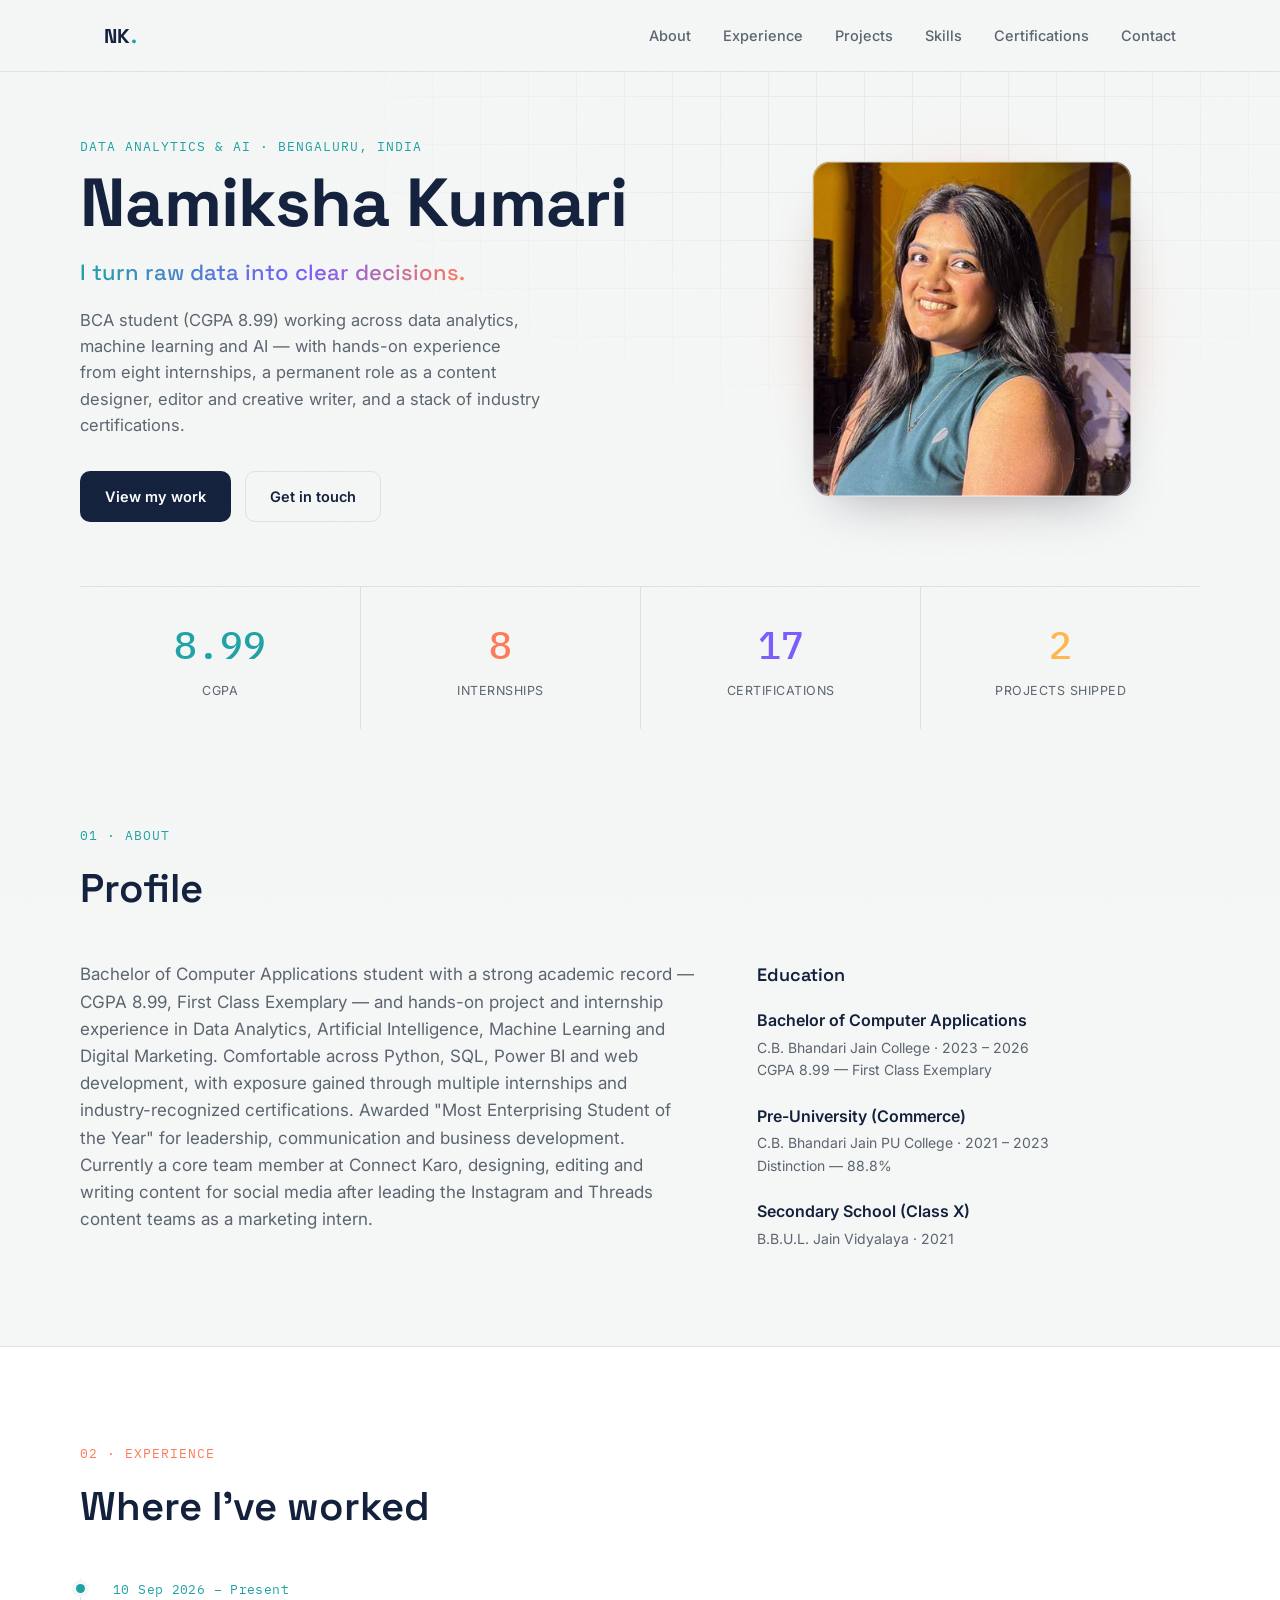
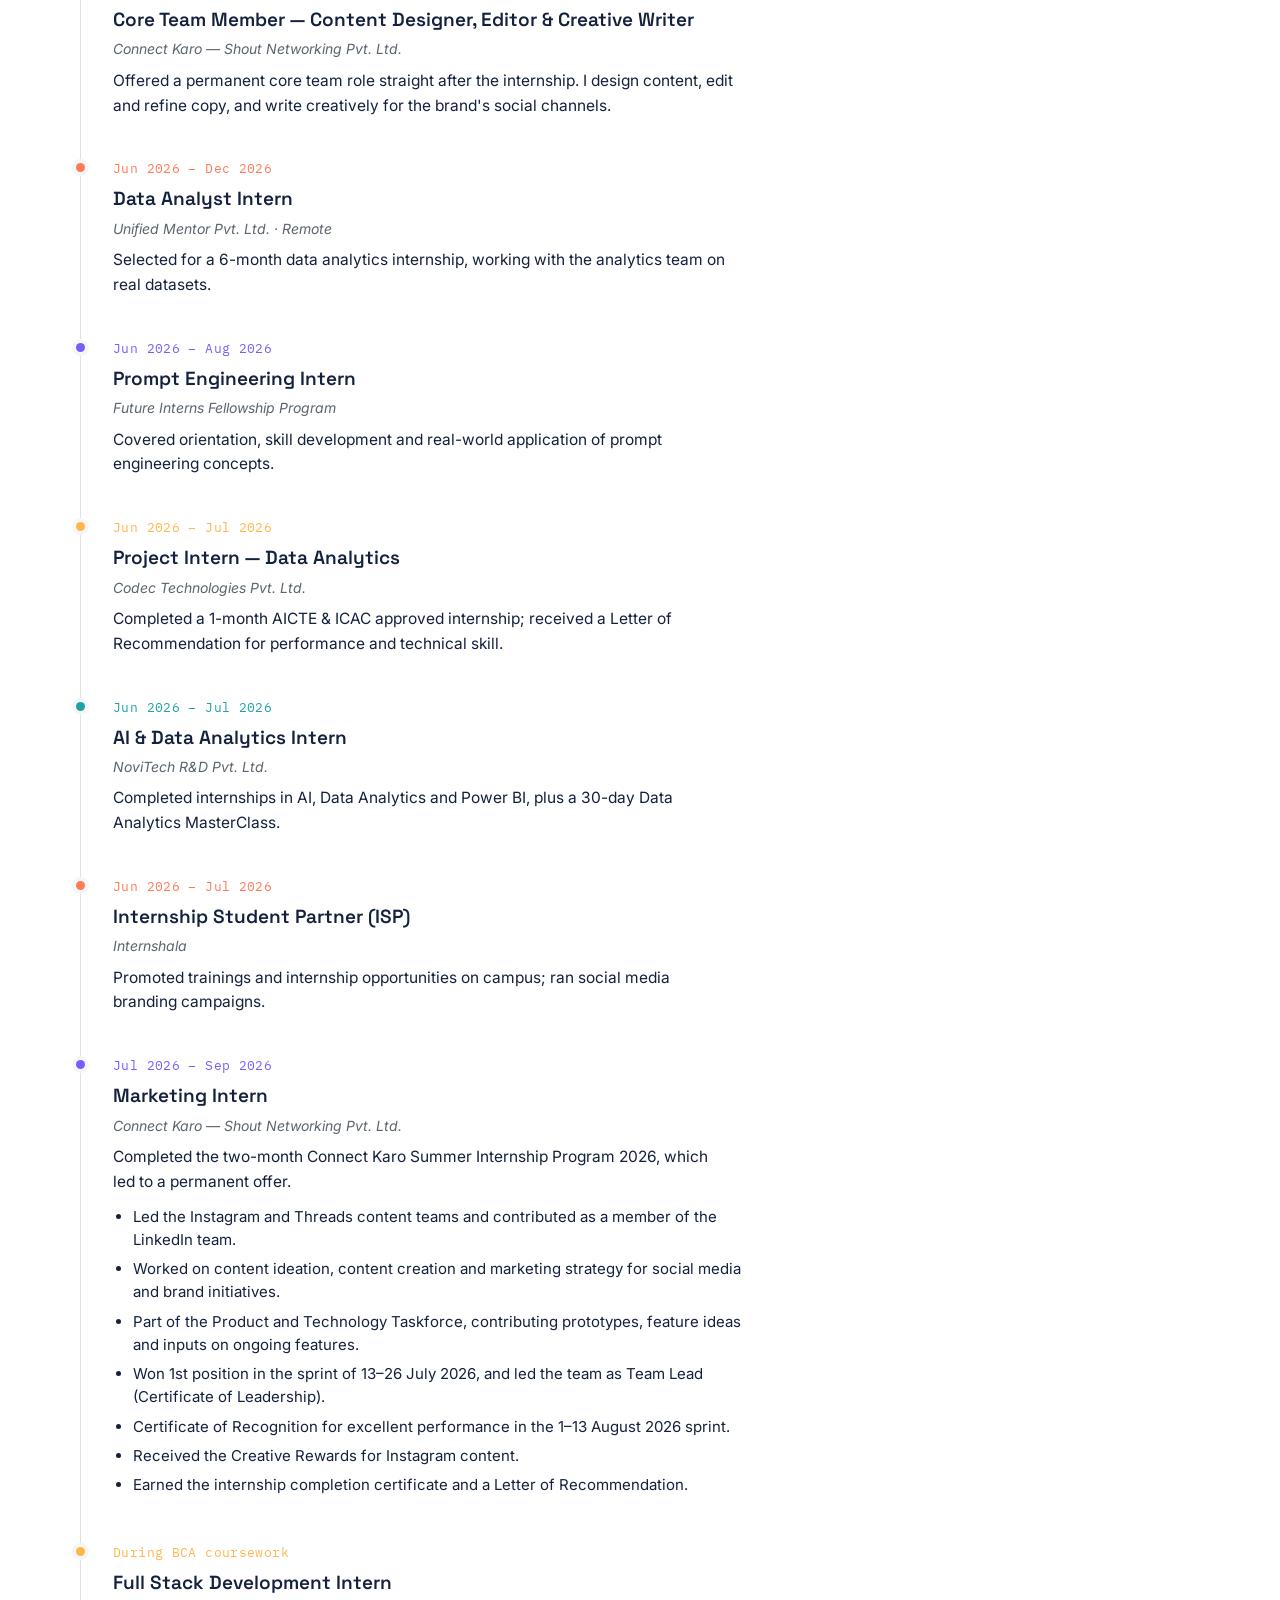
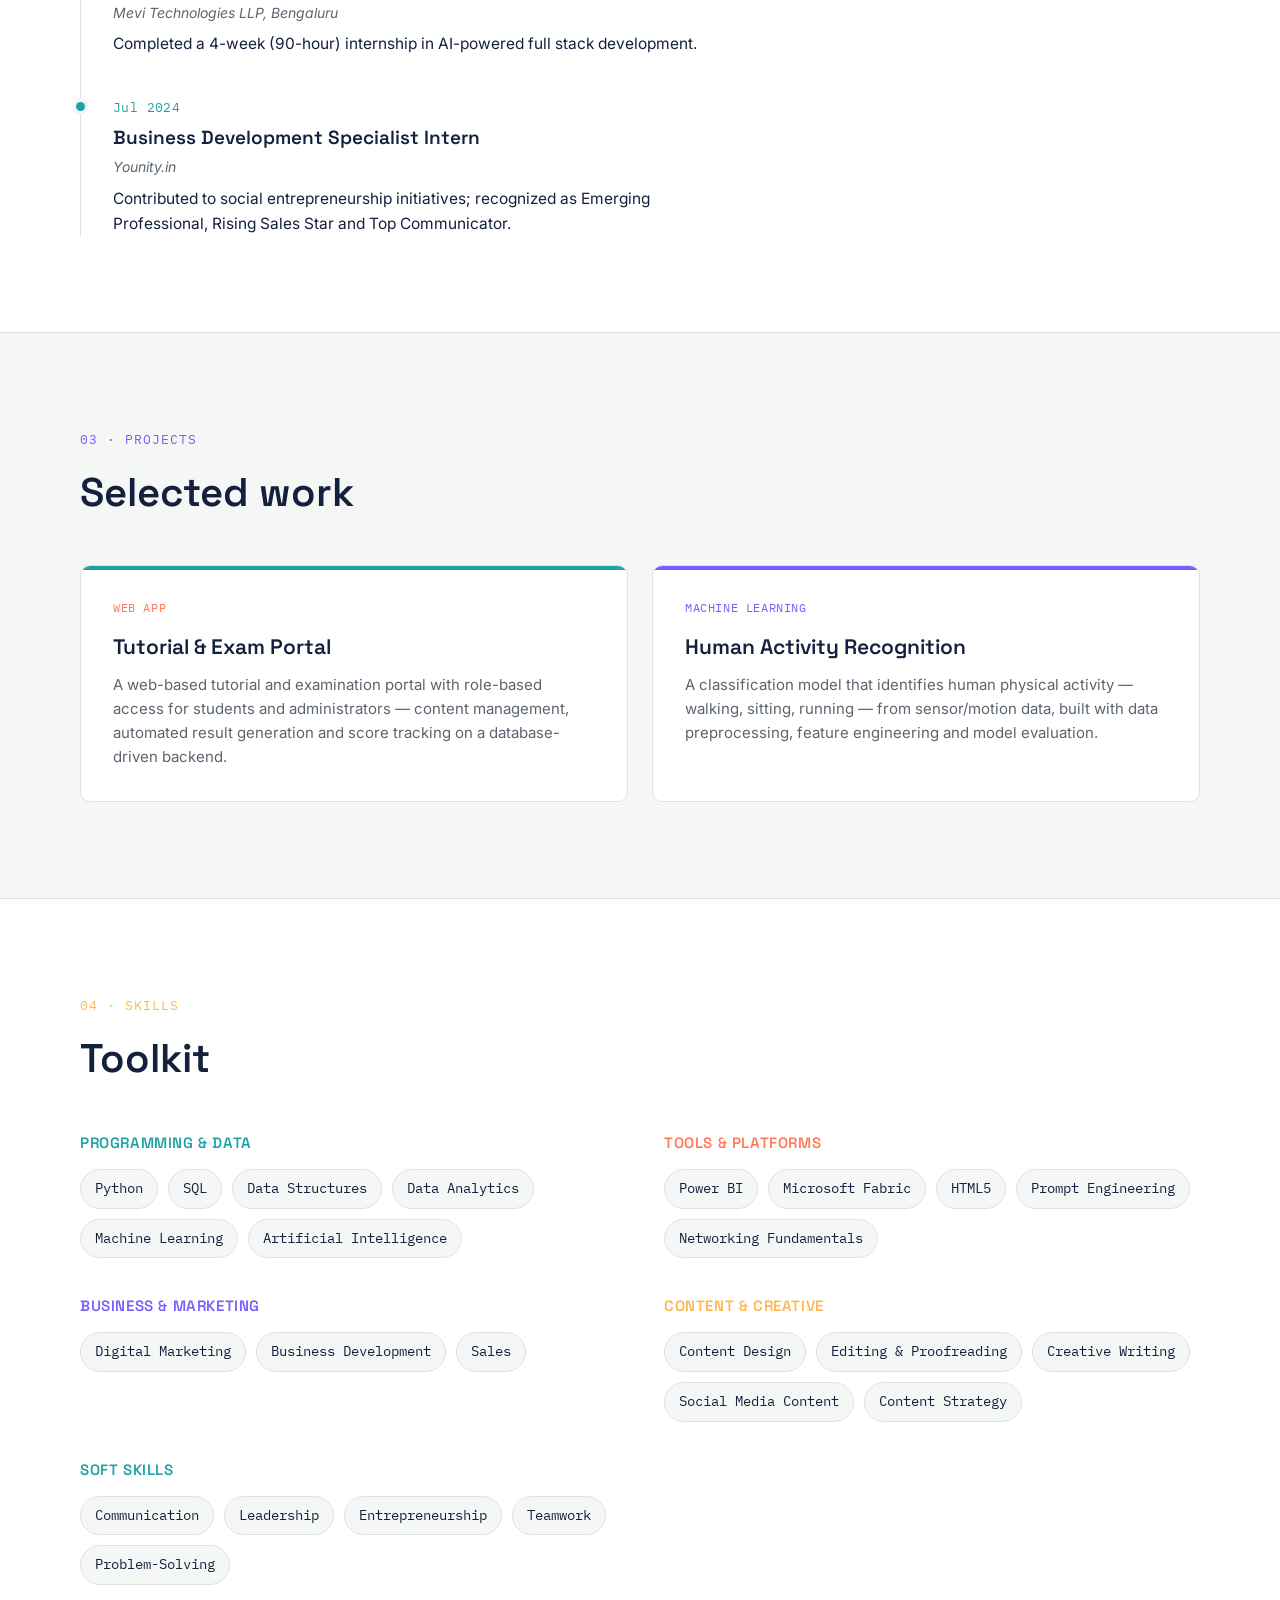
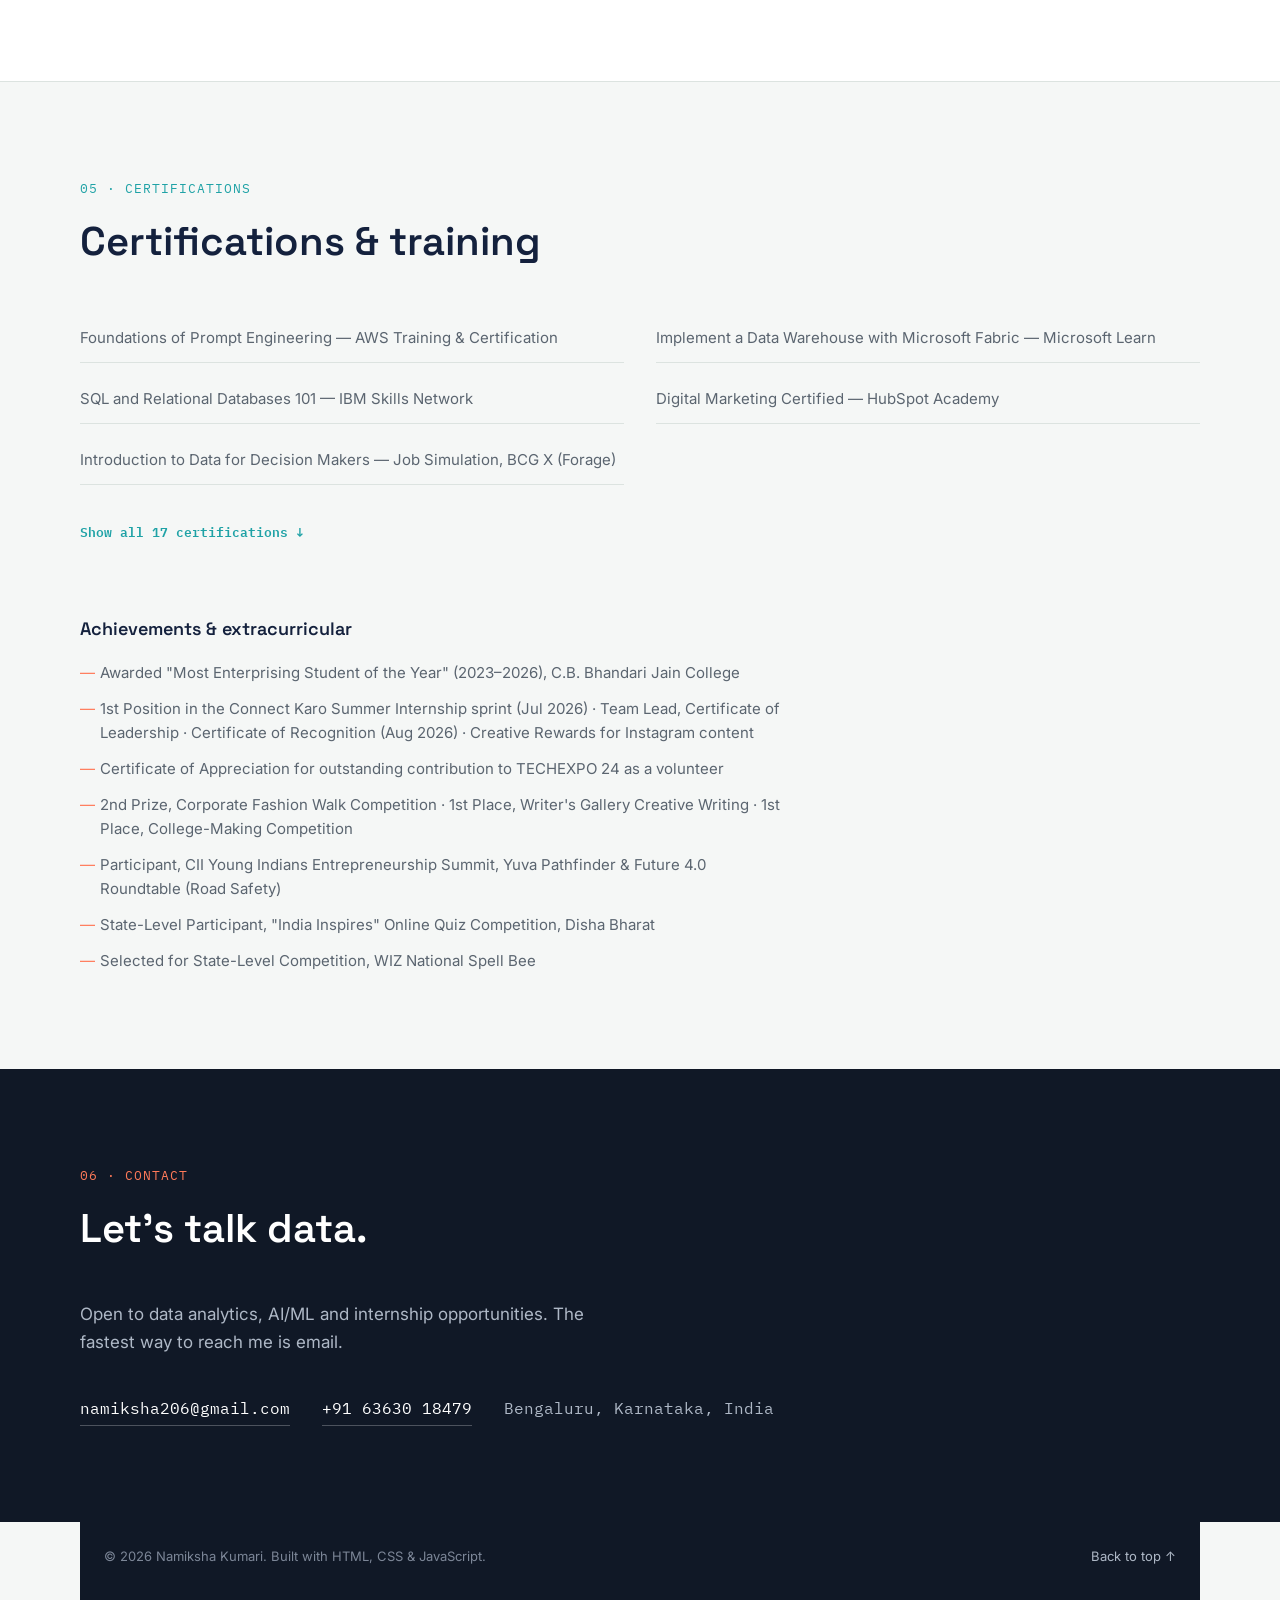
<file: index (1).html>
<!DOCTYPE html>
<html lang="en">
<head>
<meta charset="UTF-8">
<meta name="viewport" content="width=device-width, initial-scale=1.0">
<title>Namiksha Kumari — Data Analytics &amp; AI</title>
<meta name="description" content="Portfolio of Namiksha Kumari — Data Analytics, AI &amp; Machine Learning student.">
<link rel="preconnect" href="https://fonts.googleapis.com">
<link href="https://fonts.googleapis.com/css2?family=Space+Grotesk:wght@500;600;700&family=Inter:wght@400;500;600&family=IBM+Plex+Mono:wght@400;500&display=swap" rel="stylesheet">
<link rel="stylesheet" href="style.css">
</head>
<body>

<div class="grain" aria-hidden="true"></div>

<header class="nav" id="nav">
  <div class="nav__inner">
    <a href="#top" class="nav__brand">NK<span class="nav__brand-dot">.</span></a>
    <nav class="nav__links" id="navLinks">
      <a href="#about" class="nav__link">About</a>
      <a href="#experience" class="nav__link">Experience</a>
      <a href="#projects" class="nav__link">Projects</a>
      <a href="#skills" class="nav__link">Skills</a>
      <a href="#certifications" class="nav__link">Certifications</a>
      <a href="#contact" class="nav__link">Contact</a>
    </nav>
    <button class="nav__toggle" id="navToggle" aria-label="Toggle menu" aria-expanded="false">
      <span></span><span></span><span></span>
    </button>
  </div>
</header>

<main>

  <!-- HERO -->
  <section class="hero" id="top">
    <div class="hero__grid" aria-hidden="true"></div>
    <div class="hero__inner">
      <div class="hero__text">
        <p class="eyebrow">Data Analytics &amp; AI · Bengaluru, India</p>
        <h1 class="hero__name">Namiksha Kumari</h1>
        <p class="hero__tagline">I turn raw data into clear decisions.</p>
        <p class="hero__sub">BCA student (CGPA 8.99) working across data analytics, machine learning and AI —
          with hands-on experience from eight internships, a permanent role as a content designer, editor and
          creative writer, and a stack of industry certifications.</p>
        <div class="hero__cta">
          <a href="#projects" class="btn btn--primary">View my work</a>
          <a href="#contact" class="btn btn--ghost">Get in touch</a>
        </div>
      </div>
      <div class="hero__figure">
        <div class="hero__photo-wrap">
          <img src="profile.jpg" alt="Portrait of Namiksha Kumari" class="hero__photo">
        </div>
      </div>
    </div>

    <div class="kpi" id="kpi">
      <div class="kpi__item">
        <span class="kpi__num" data-count="8.99" data-decimals="2">0</span>
        <span class="kpi__label">CGPA</span>
      </div>
      <div class="kpi__item">
        <span class="kpi__num" data-count="8">0</span>
        <span class="kpi__label">Internships</span>
      </div>
      <div class="kpi__item">
        <span class="kpi__num" data-count="17">0</span>
        <span class="kpi__label">Certifications</span>
      </div>
      <div class="kpi__item">
        <span class="kpi__num" data-count="2">0</span>
        <span class="kpi__label">Projects Shipped</span>
      </div>
    </div>
  </section>

  <!-- ABOUT -->
  <section class="section" id="about">
    <div class="section__inner">
      <p class="eyebrow">01 · About</p>
      <h2 class="section__title">Profile</h2>
      <div class="about__grid">
        <p class="about__text reveal">
          Bachelor of Computer Applications student with a strong academic record — CGPA 8.99, First Class
          Exemplary — and hands-on project and internship experience in Data Analytics, Artificial Intelligence,
          Machine Learning and Digital Marketing. Comfortable across Python, SQL, Power BI and web development,
          with exposure gained through multiple internships and industry-recognized certifications. Awarded
          "Most Enterprising Student of the Year" for leadership, communication and business development.
          Currently a core team member at Connect Karo, designing, editing and writing content for social media
          after leading the Instagram and Threads content teams as a marketing intern.
        </p>
        <div class="about__education reveal">
          <h3 class="about__sub-title">Education</h3>
          <ul class="edu-list">
            <li>
              <p class="edu-list__title">Bachelor of Computer Applications</p>
              <p class="edu-list__meta">C.B. Bhandari Jain College · 2023 – 2026</p>
              <p class="edu-list__meta">CGPA 8.99 — First Class Exemplary</p>
            </li>
            <li>
              <p class="edu-list__title">Pre-University (Commerce)</p>
              <p class="edu-list__meta">C.B. Bhandari Jain PU College · 2021 – 2023</p>
              <p class="edu-list__meta">Distinction — 88.8%</p>
            </li>
            <li>
              <p class="edu-list__title">Secondary School (Class X)</p>
              <p class="edu-list__meta">B.B.U.L. Jain Vidyalaya · 2021</p>
            </li>
          </ul>
        </div>
      </div>
    </div>
  </section>

  <!-- EXPERIENCE -->
  <section class="section section--tint" id="experience">
    <div class="section__inner">
      <p class="eyebrow">02 · Experience</p>
      <h2 class="section__title">Where I've worked</h2>

      <ol class="timeline" id="timeline">
        <li class="timeline__item reveal">
          <div class="timeline__date">10 Sep 2026 – Present</div>
          <div class="timeline__body">
            <h3>Core Team Member — Content Designer, Editor &amp; Creative Writer</h3>
            <p class="timeline__org">Connect Karo — Shout Networking Pvt. Ltd.</p>
            <p>Offered a permanent core team role straight after the internship. I design content, edit and refine
              copy, and write creatively for the brand's social channels.</p>
          </div>
        </li>
        <li class="timeline__item reveal">
          <div class="timeline__date">Jun 2026 – Dec 2026</div>
          <div class="timeline__body">
            <h3>Data Analyst Intern</h3>
            <p class="timeline__org">Unified Mentor Pvt. Ltd. · Remote</p>
            <p>Selected for a 6-month data analytics internship, working with the analytics team on real datasets.</p>
          </div>
        </li>
        <li class="timeline__item reveal">
          <div class="timeline__date">Jun 2026 – Aug 2026</div>
          <div class="timeline__body">
            <h3>Prompt Engineering Intern</h3>
            <p class="timeline__org">Future Interns Fellowship Program</p>
            <p>Covered orientation, skill development and real-world application of prompt engineering concepts.</p>
          </div>
        </li>
        <li class="timeline__item reveal">
          <div class="timeline__date">Jun 2026 – Jul 2026</div>
          <div class="timeline__body">
            <h3>Project Intern — Data Analytics</h3>
            <p class="timeline__org">Codec Technologies Pvt. Ltd.</p>
            <p>Completed a 1-month AICTE &amp; ICAC approved internship; received a Letter of Recommendation for
              performance and technical skill.</p>
          </div>
        </li>
        <li class="timeline__item reveal">
          <div class="timeline__date">Jun 2026 – Jul 2026</div>
          <div class="timeline__body">
            <h3>AI &amp; Data Analytics Intern</h3>
            <p class="timeline__org">NoviTech R&amp;D Pvt. Ltd.</p>
            <p>Completed internships in AI, Data Analytics and Power BI, plus a 30-day Data Analytics MasterClass.</p>
          </div>
        </li>
        <li class="timeline__item reveal">
          <div class="timeline__date">Jun 2026 – Jul 2026</div>
          <div class="timeline__body">
            <h3>Internship Student Partner (ISP)</h3>
            <p class="timeline__org">Internshala</p>
            <p>Promoted trainings and internship opportunities on campus; ran social media branding campaigns.</p>
          </div>
        </li>
        <li class="timeline__item reveal">
          <div class="timeline__date">Jul 2026 – Sep 2026</div>
          <div class="timeline__body">
            <h3>Marketing Intern</h3>
            <p class="timeline__org">Connect Karo — Shout Networking Pvt. Ltd.</p>
            <p>Completed the two-month Connect Karo Summer Internship Program 2026, which led to a permanent offer.</p>
            <ul class="timeline__list">
              <li>Led the Instagram and Threads content teams and contributed as a member of the LinkedIn team.</li>
              <li>Worked on content ideation, content creation and marketing strategy for social media and brand initiatives.</li>
              <li>Part of the Product and Technology Taskforce, contributing prototypes, feature ideas and inputs on ongoing features.</li>
              <li>Won 1st position in the sprint of 13–26 July 2026, and led the team as Team Lead (Certificate of Leadership).</li>
              <li>Certificate of Recognition for excellent performance in the 1–13 August 2026 sprint.</li>
              <li>Received the Creative Rewards for Instagram content.</li>
              <li>Earned the internship completion certificate and a Letter of Recommendation.</li>
            </ul>
          </div>
        </li>
        <li class="timeline__item reveal">
          <div class="timeline__date">During BCA coursework</div>
          <div class="timeline__body">
            <h3>Full Stack Development Intern</h3>
            <p class="timeline__org">Mevi Technologies LLP, Bengaluru</p>
            <p>Completed a 4-week (90-hour) internship in AI-powered full stack development.</p>
          </div>
        </li>
        <li class="timeline__item reveal">
          <div class="timeline__date">Jul 2024</div>
          <div class="timeline__body">
            <h3>Business Development Specialist Intern</h3>
            <p class="timeline__org">Younity.in</p>
            <p>Contributed to social entrepreneurship initiatives; recognized as Emerging Professional, Rising
              Sales Star and Top Communicator.</p>
          </div>
        </li>
      </ol>
    </div>
  </section>

  <!-- PROJECTS -->
  <section class="section" id="projects">
    <div class="section__inner">
      <p class="eyebrow">03 · Projects</p>
      <h2 class="section__title">Selected work</h2>
      <div class="cards">
        <article class="card reveal">
          <p class="card__tag">Web App</p>
          <h3 class="card__title">Tutorial &amp; Exam Portal</h3>
          <p class="card__text">A web-based tutorial and examination portal with role-based access for students
            and administrators — content management, automated result generation and score tracking on a
            database-driven backend.</p>
        </article>
        <article class="card reveal">
          <p class="card__tag">Machine Learning</p>
          <h3 class="card__title">Human Activity Recognition</h3>
          <p class="card__text">A classification model that identifies human physical activity — walking,
            sitting, running — from sensor/motion data, built with data preprocessing, feature engineering and
            model evaluation.</p>
        </article>
      </div>
    </div>
  </section>

  <!-- SKILLS -->
  <section class="section section--tint" id="skills">
    <div class="section__inner">
      <p class="eyebrow">04 · Skills</p>
      <h2 class="section__title">Toolkit</h2>
      <div class="skills">
        <div class="skills__group reveal">
          <h3>Programming &amp; Data</h3>
          <div class="chips">
            <span class="chip">Python</span>
            <span class="chip">SQL</span>
            <span class="chip">Data Structures</span>
            <span class="chip">Data Analytics</span>
            <span class="chip">Machine Learning</span>
            <span class="chip">Artificial Intelligence</span>
          </div>
        </div>
        <div class="skills__group reveal">
          <h3>Tools &amp; Platforms</h3>
          <div class="chips">
            <span class="chip">Power BI</span>
            <span class="chip">Microsoft Fabric</span>
            <span class="chip">HTML5</span>
            <span class="chip">Prompt Engineering</span>
            <span class="chip">Networking Fundamentals</span>
          </div>
        </div>
        <div class="skills__group reveal">
          <h3>Business &amp; Marketing</h3>
          <div class="chips">
            <span class="chip">Digital Marketing</span>
            <span class="chip">Business Development</span>
            <span class="chip">Sales</span>
          </div>
        </div>
        <div class="skills__group reveal">
          <h3>Content &amp; Creative</h3>
          <div class="chips">
            <span class="chip">Content Design</span>
            <span class="chip">Editing &amp; Proofreading</span>
            <span class="chip">Creative Writing</span>
            <span class="chip">Social Media Content</span>
            <span class="chip">Content Strategy</span>
          </div>
        </div>
        <div class="skills__group reveal">
          <h3>Soft Skills</h3>
          <div class="chips">
            <span class="chip">Communication</span>
            <span class="chip">Leadership</span>
            <span class="chip">Entrepreneurship</span>
            <span class="chip">Teamwork</span>
            <span class="chip">Problem-Solving</span>
          </div>
        </div>
      </div>
    </div>
  </section>

  <!-- CERTIFICATIONS -->
  <section class="section" id="certifications">
    <div class="section__inner">
      <p class="eyebrow">05 · Certifications</p>
      <h2 class="section__title">Certifications &amp; training</h2>

      <ul class="cert-list" id="certList">
        <li>Foundations of Prompt Engineering — AWS Training &amp; Certification</li>
        <li>Implement a Data Warehouse with Microsoft Fabric — Microsoft Learn</li>
        <li>SQL and Relational Databases 101 — IBM Skills Network</li>
        <li>Digital Marketing Certified — HubSpot Academy</li>
        <li>Introduction to Data for Decision Makers — Job Simulation, BCG X (Forage)</li>
        <li class="cert-list__extra">Data Visualisation: Empowering Business with Effective Insights — Tata (Forage)</li>
        <li class="cert-list__extra">GenAI Powered Data Analytics — Job Simulation, Tata (Forage)</li>
        <li class="cert-list__extra">Quantitative Research — Job Simulation, JPMorgan Chase &amp; Co. (Forage)</li>
        <li class="cert-list__extra">Markets Quantitative Analysis — Job Simulation, Citi (Forage)</li>
        <li class="cert-list__extra">Data Analytics Job Simulation — Deloitte (Forage)</li>
        <li class="cert-list__extra">Cyber Job Simulation — Deloitte (Forage)</li>
        <li class="cert-list__extra">AI For All (AI Aware Stage) — Intel &amp; CBSE, Digital India</li>
        <li class="cert-list__extra">30 Days Power BI Micro Course — SkillCourse</li>
        <li class="cert-list__extra">30 Days Python Micro Course — SkillCourse</li>
        <li class="cert-list__extra">AI Powered Digital Marketing Strategies Workshop — Digital Maven, Incanto Dynamics</li>
        <li class="cert-list__extra">Coding Camp: SQL, Data Structures, HTML5, Networking &amp; Power BI — Alpha Tech Academy (Grade A+)</li>
        <li class="cert-list__extra">Data Science and Machine Learning — Primax Eduacademy (Grade A)</li>
      </ul>
      <button class="btn btn--text" id="certToggle" aria-expanded="false">Show all 17 certifications ↓</button>

      <div class="achievements reveal">
        <h3 class="about__sub-title">Achievements &amp; extracurricular</h3>
        <ul class="achieve-list">
          <li>Awarded "Most Enterprising Student of the Year" (2023–2026), C.B. Bhandari Jain College</li>
          <li>1st Position in the Connect Karo Summer Internship sprint (Jul 2026) · Team Lead, Certificate of Leadership · Certificate of Recognition (Aug 2026) · Creative Rewards for Instagram content</li>
          <li>Certificate of Appreciation for outstanding contribution to TECHEXPO 24 as a volunteer</li>
          <li>2nd Prize, Corporate Fashion Walk Competition · 1st Place, Writer's Gallery Creative Writing · 1st Place, College-Making Competition</li>
          <li>Participant, CII Young Indians Entrepreneurship Summit, Yuva Pathfinder &amp; Future 4.0 Roundtable (Road Safety)</li>
          <li>State-Level Participant, "India Inspires" Online Quiz Competition, Disha Bharat</li>
          <li>Selected for State-Level Competition, WIZ National Spell Bee</li>
        </ul>
      </div>
    </div>
  </section>

  <!-- CONTACT -->
  <section class="section section--dark" id="contact">
    <div class="section__inner">
      <p class="eyebrow eyebrow--light">06 · Contact</p>
      <h2 class="section__title section__title--light">Let's talk data.</h2>
      <p class="contact__text">
        Open to data analytics, AI/ML and internship opportunities. The fastest way to reach me is email.
      </p>
      <div class="contact__links">
        <a href="mailto:namiksha206@gmail.com" class="contact__link">namiksha206@gmail.com</a>
        <a href="tel:+916363018479" class="contact__link">+91 63630 18479</a>
        <span class="contact__link contact__link--static">Bengaluru, Karnataka, India</span>
      </div>
    </div>
  </section>

</main>

<footer class="footer">
  <p>© <span id="year"></span> Namiksha Kumari. Built with HTML, CSS &amp; JavaScript.</p>
  <a href="#top" class="footer__top">Back to top ↑</a>
</footer>

<script src="script.js"></script>
</body>
</html>
</file>
<file: style.css>
/* ============================================
   TOKENS
   ============================================ */
:root {
  --bg: #F5F7F6;
  --surface: #FFFFFF;
  --ink: #14213D;
  --muted: #5B6570;
  --accent: #1FA2A6;
  --accent-2: #FF7A59;
  --accent-3: #7C5CFC;
  --accent-4: #FFB74D;
  --line: #DCE3E0;
  --dark: #101826;
  --dark-surface: #16203099;

  --font-display: "Space Grotesk", sans-serif;
  --font-body: "Inter", sans-serif;
  --font-mono: "IBM Plex Mono", monospace;

  --radius: 10px;
  --max-w: 1120px;
  --nav-h: 72px;
}

* { box-sizing: border-box; }

html {
  scroll-behavior: smooth;
  scroll-padding-top: var(--nav-h);
}

@media (prefers-reduced-motion: reduce) {
  html { scroll-behavior: auto; }
  * { animation-duration: 0.001ms !important; transition-duration: 0.001ms !important; }
}

body {
  margin: 0;
  background: var(--bg);
  color: var(--ink);
  font-family: var(--font-body);
  font-size: 16px;
  line-height: 1.6;
  -webkit-font-smoothing: antialiased;
}

img { max-width: 100%; display: block; }

a { color: inherit; text-decoration: none; }

ul, ol { margin: 0; padding: 0; list-style: none; }

h1, h2, h3 { font-family: var(--font-display); margin: 0; }

p { margin: 0; }

::selection { background: var(--accent); color: #fff; }

:focus-visible {
  outline: 2px solid var(--accent);
  outline-offset: 3px;
}

/* faint grain/texture overlay for depth */
.grain {
  position: fixed;
  inset: 0;
  pointer-events: none;
  z-index: 999;
  opacity: 0.025;
  background-image: url("data:image/svg+xml,%3Csvg xmlns='http://www.w3.org/2000/svg' width='120' height='120'%3E%3Cfilter id='n'%3E%3CfeTurbulence type='fractalNoise' baseFrequency='0.9' numOctaves='2' stitchTiles='stitch'/%3E%3C/filter%3E%3Crect width='100%25' height='100%25' filter='url(%23n)'/%3E%3C/svg%3E");
}

.eyebrow {
  font-family: var(--font-mono);
  font-size: 12.5px;
  letter-spacing: 0.08em;
  text-transform: uppercase;
  color: var(--accent);
  margin-bottom: 12px;
}
.eyebrow--light { color: var(--accent-2); }

/* section-specific eyebrow colors: each section gets its own hue from the palette */
#about .eyebrow { color: var(--accent); }
#experience .eyebrow { color: var(--accent-2); }
#projects .eyebrow { color: var(--accent-3); }
#skills .eyebrow { color: var(--accent-4); }
#certifications .eyebrow { color: var(--accent); }

/* ============================================
   NAV
   ============================================ */
.nav {
  position: fixed;
  top: 0; left: 0; right: 0;
  height: var(--nav-h);
  z-index: 100;
  background: rgba(245, 247, 246, 0.82);
  backdrop-filter: blur(10px);
  border-bottom: 1px solid var(--line);
}
.nav__inner {
  max-width: var(--max-w);
  margin: 0 auto;
  height: 100%;
  padding: 0 24px;
  display: flex;
  align-items: center;
  justify-content: space-between;
}
.nav__brand {
  font-family: var(--font-display);
  font-weight: 700;
  font-size: 20px;
  letter-spacing: 0.02em;
}
.nav__brand-dot { color: var(--accent); }
.nav__links {
  display: flex;
  gap: 32px;
}
.nav__link {
  font-size: 14.5px;
  font-weight: 500;
  color: var(--muted);
  position: relative;
  padding: 4px 0;
  transition: color 0.2s ease;
}
.nav__link::after {
  content: "";
  position: absolute;
  left: 0; bottom: -2px;
  width: 0;
  height: 2px;
  background: var(--accent);
  transition: width 0.25s ease;
}
.nav__link:hover,
.nav__link.is-active { color: var(--ink); }
.nav__link:hover::after,
.nav__link.is-active::after { width: 100%; }

.nav__toggle {
  display: none;
  flex-direction: column;
  justify-content: center;
  gap: 5px;
  width: 32px;
  height: 32px;
  background: none;
  border: none;
  cursor: pointer;
}
.nav__toggle span {
  display: block;
  height: 2px;
  background: var(--ink);
  border-radius: 2px;
  transition: transform 0.25s ease, opacity 0.25s ease;
}
.nav__toggle[aria-expanded="true"] span:nth-child(1) { transform: translateY(7px) rotate(45deg); }
.nav__toggle[aria-expanded="true"] span:nth-child(2) { opacity: 0; }
.nav__toggle[aria-expanded="true"] span:nth-child(3) { transform: translateY(-7px) rotate(-45deg); }

/* ============================================
   BUTTONS
   ============================================ */
.btn {
  display: inline-flex;
  align-items: center;
  gap: 8px;
  padding: 13px 24px;
  border-radius: var(--radius);
  font-size: 14.5px;
  font-weight: 600;
  font-family: var(--font-body);
  border: 1px solid transparent;
  cursor: pointer;
  transition: transform 0.2s ease, background 0.2s ease, border-color 0.2s ease;
}
.btn:hover { transform: translateY(-2px); }
.btn--primary {
  background: var(--ink);
  color: #fff;
}
.btn--primary:hover {
  background: linear-gradient(100deg, var(--accent) 0%, var(--accent-3) 100%);
}
.btn--ghost {
  border-color: var(--line);
  color: var(--ink);
  background: transparent;
}
.btn--ghost:hover { border-color: var(--ink); }
.btn--text {
  background: none;
  border: none;
  padding: 8px 0;
  color: var(--accent);
  font-family: var(--font-mono);
  font-size: 13px;
  margin-top: 28px;
  display: block;
}
.btn--text:hover { color: var(--ink); }

/* ============================================
   HERO
   ============================================ */
.hero {
  position: relative;
  padding: calc(var(--nav-h) + 64px) 24px 0;
  overflow: hidden;
}
.hero__grid {
  position: absolute;
  inset: 0;
  background-image:
    linear-gradient(var(--line) 1px, transparent 1px),
    linear-gradient(90deg, var(--line) 1px, transparent 1px);
  background-size: 48px 48px;
  mask-image: radial-gradient(ellipse 70% 60% at 70% 20%, black 10%, transparent 70%);
  opacity: 0.6;
}
.hero__inner {
  position: relative;
  max-width: var(--max-w);
  margin: 0 auto;
  display: grid;
  grid-template-columns: 1.15fr 0.85fr;
  gap: 48px;
  align-items: center;
  padding-bottom: 64px;
}
.hero__name {
  font-size: clamp(40px, 6vw, 68px);
  font-weight: 700;
  line-height: 1.02;
  letter-spacing: -0.01em;
  margin-bottom: 18px;
}
.hero__tagline {
  font-family: var(--font-display);
  font-size: clamp(18px, 2.2vw, 22px);
  font-weight: 500;
  margin-bottom: 16px;
  background: linear-gradient(100deg, var(--accent) 0%, var(--accent-3) 60%, var(--accent-2) 100%);
  -webkit-background-clip: text;
  background-clip: text;
  color: transparent;
  display: inline-block;
}
.hero__sub {
  color: var(--muted);
  font-size: 16.5px;
  max-width: 46ch;
  margin-bottom: 32px;
}
.hero__cta { display: flex; gap: 14px; flex-wrap: wrap; }

.hero__figure { display: flex; justify-content: center; position: relative; }
.hero__figure::before {
  content: "";
  position: absolute;
  width: 340px;
  height: 340px;
  border-radius: 50%;
  background: radial-gradient(circle, var(--accent-4) 0%, var(--accent-2) 45%, transparent 72%);
  opacity: 0.35;
  filter: blur(30px);
  z-index: 0;
}
.hero__photo-wrap {
  position: relative;
  z-index: 1;
  width: min(320px, 80%);
  aspect-ratio: 1 / 1.05;
  border-radius: 18px;
  overflow: hidden;
  border: 1px solid var(--line);
  box-shadow: 0 24px 48px -24px rgba(20, 33, 61, 0.35);
}
.hero__photo-wrap::after {
  content: "";
  position: absolute;
  inset: 0;
  border-radius: 18px;
  box-shadow: inset 0 0 0 1px rgba(255,255,255,0.4);
}
.hero__photo {
  width: 100%;
  height: 100%;
  object-fit: cover;
}

/* KPI strip: the signature element */
.kpi {
  position: relative;
  max-width: var(--max-w);
  margin: 0 auto;
  border-top: 1px solid var(--line);
  display: grid;
  grid-template-columns: repeat(4, 1fr);
}
.kpi__item {
  padding: 28px 8px;
  text-align: center;
  border-left: 1px solid var(--line);
}
.kpi__item:first-child { border-left: none; }
.kpi__num {
  display: block;
  font-family: var(--font-mono);
  font-size: clamp(26px, 4vw, 38px);
  font-weight: 500;
  color: var(--ink);
}
.kpi__item:nth-child(1) .kpi__num { color: var(--accent); }
.kpi__item:nth-child(2) .kpi__num { color: var(--accent-2); }
.kpi__item:nth-child(3) .kpi__num { color: var(--accent-3); }
.kpi__item:nth-child(4) .kpi__num { color: var(--accent-4); }
.kpi__label {
  display: block;
  margin-top: 6px;
  font-size: 12.5px;
  letter-spacing: 0.04em;
  text-transform: uppercase;
  color: var(--muted);
}

/* ============================================
   SECTIONS (shared)
   ============================================ */
.section { padding: 96px 24px; }
.section--tint { background: var(--surface); border-top: 1px solid var(--line); border-bottom: 1px solid var(--line); }
.section__inner { max-width: var(--max-w); margin: 0 auto; }
.section__title {
  font-size: clamp(28px, 4vw, 40px);
  font-weight: 600;
  margin-bottom: 40px;
  max-width: 20ch;
}
.about__sub-title {
  font-family: var(--font-display);
  font-size: 18px;
  font-weight: 600;
  margin-bottom: 18px;
}

/* reveal-on-scroll */
.reveal {
  opacity: 0;
  transform: translateY(18px);
  transition: opacity 0.6s ease, transform 0.6s ease;
}
.reveal.is-visible {
  opacity: 1;
  transform: translateY(0);
}

/* ============================================
   ABOUT
   ============================================ */
.about__grid {
  display: grid;
  grid-template-columns: 1.4fr 1fr;
  gap: 56px;
}
.about__text { color: var(--muted); font-size: 17px; max-width: 58ch; }
.edu-list { display: flex; flex-direction: column; gap: 22px; }
.edu-list__title { font-weight: 600; margin-bottom: 3px; }
.edu-list__meta { font-size: 14px; color: var(--muted); }

/* ============================================
   TIMELINE
   ============================================ */
.timeline {
  position: relative;
  border-left: 1px solid var(--line);
  padding-left: 32px;
  display: flex;
  flex-direction: column;
  gap: 40px;
}
.timeline__item { position: relative; }
.timeline__item::before {
  content: "";
  position: absolute;
  left: -37.5px;
  top: 5px;
  width: 9px;
  height: 9px;
  border-radius: 50%;
  background: var(--accent);
  box-shadow: 0 0 0 4px var(--bg);
}
.timeline__item:nth-child(4n+1)::before { background: var(--accent); }
.timeline__item:nth-child(4n+2)::before { background: var(--accent-2); }
.timeline__item:nth-child(4n+3)::before { background: var(--accent-3); }
.timeline__item:nth-child(4n+4)::before { background: var(--accent-4); }

.timeline__date {
  font-family: var(--font-mono);
  font-size: 12.5px;
  color: var(--accent);
  margin-bottom: 6px;
  letter-spacing: 0.03em;
}
.timeline__item:nth-child(4n+1) .timeline__date { color: var(--accent); }
.timeline__item:nth-child(4n+2) .timeline__date { color: var(--accent-2); }
.timeline__item:nth-child(4n+3) .timeline__date { color: var(--accent-3); }
.timeline__item:nth-child(4n+4) .timeline__date { color: var(--accent-4); }
.timeline__body h3 { font-size: 19px; font-weight: 600; margin-bottom: 3px; }
.timeline__org { color: var(--muted); font-size: 14px; margin-bottom: 8px; font-style: italic; }
.timeline__body p:last-child { color: var(--ink); font-size: 15.5px; max-width: 62ch; }

/* ============================================
   PROJECT CARDS
   ============================================ */
.cards {
  display: grid;
  grid-template-columns: repeat(2, 1fr);
  gap: 24px;
}
.card {
  position: relative;
  background: var(--surface);
  border: 1px solid var(--line);
  border-radius: var(--radius);
  padding: 32px;
  overflow: hidden;
  transition: transform 0.25s ease, box-shadow 0.25s ease, border-color 0.25s ease;
}
.card::before {
  content: "";
  position: absolute;
  top: 0; left: 0; right: 0;
  height: 4px;
  background: var(--accent);
}
.card:nth-child(2)::before { background: var(--accent-3); }
.card:hover {
  transform: translateY(-4px);
  border-color: var(--accent);
  box-shadow: 0 20px 40px -28px rgba(20, 33, 61, 0.3);
}
.card__tag {
  font-family: var(--font-mono);
  font-size: 12px;
  color: var(--accent-2);
  text-transform: uppercase;
  letter-spacing: 0.05em;
  margin-bottom: 12px;
}
.card:nth-child(2) .card__tag { color: var(--accent-3); }
.card__title { font-size: 21px; font-weight: 600; margin-bottom: 10px; }
.card__text { color: var(--muted); font-size: 15px; }

/* ============================================
   SKILLS
   ============================================ */
.skills {
  display: grid;
  grid-template-columns: repeat(2, 1fr);
  gap: 36px 48px;
}
.skills__group {
  --group-color: var(--accent);
}
.skills__group:nth-child(1) { --group-color: var(--accent); }
.skills__group:nth-child(2) { --group-color: var(--accent-2); }
.skills__group:nth-child(3) { --group-color: var(--accent-3); }
.skills__group:nth-child(4) { --group-color: var(--accent-4); }

.skills__group h3 {
  font-size: 15px;
  font-weight: 600;
  color: var(--group-color);
  text-transform: uppercase;
  letter-spacing: 0.04em;
  margin-bottom: 14px;
}
.chips { display: flex; flex-wrap: wrap; gap: 10px; }
.chip {
  font-size: 13.5px;
  padding: 8px 14px;
  border-radius: 999px;
  border: 1px solid var(--line);
  background: var(--bg);
  font-family: var(--font-mono);
  transition: border-color 0.2s ease, color 0.2s ease, background 0.2s ease;
}
.chip:hover {
  border-color: var(--group-color);
  color: var(--group-color);
  background: var(--surface);
}

/* ============================================
   CERTIFICATIONS
   ============================================ */
.cert-list {
  display: grid;
  grid-template-columns: 1fr 1fr;
  gap: 12px 32px;
}
.cert-list li {
  font-size: 15px;
  color: var(--muted);
  padding: 12px 0;
  border-bottom: 1px solid var(--line);
}
.cert-list__extra {
  display: none;
}
.cert-list.is-expanded .cert-list__extra {
  display: block;
}
.achievements { margin-top: 64px; }
.achieve-list { display: flex; flex-direction: column; gap: 12px; max-width: 70ch; }
.achieve-list li {
  font-size: 15px;
  color: var(--muted);
  padding-left: 20px;
  position: relative;
}
.achieve-list li::before {
  content: "—";
  position: absolute;
  left: 0;
  color: var(--accent-2);
}

/* ============================================
   CONTACT
   ============================================ */
.section--dark {
  background: var(--dark);
  border-top: none;
}
.section__title--light { color: #fff; }
.contact__text {
  color: #AEB8C6;
  font-size: 17px;
  max-width: 50ch;
  margin-bottom: 40px;
}
.contact__links {
  display: flex;
  flex-wrap: wrap;
  gap: 16px 32px;
}
.contact__link {
  font-family: var(--font-mono);
  font-size: 16px;
  color: #fff;
  border-bottom: 1px solid rgba(255,255,255,0.25);
  padding-bottom: 4px;
  transition: color 0.2s ease, border-color 0.2s ease;
}
.contact__link:hover { color: var(--accent-2); border-color: var(--accent-2); }
.contact__link--static { border-bottom: none; color: #AEB8C6; }

/* ============================================
   FOOTER
   ============================================ */
.footer {
  background: var(--dark);
  color: #7C8697;
  padding: 24px 24px 40px;
  display: flex;
  justify-content: space-between;
  align-items: center;
  max-width: var(--max-w);
  margin: 0 auto;
  font-size: 13px;
}
.footer__top { color: #AEB8C6; }
.footer__top:hover { color: var(--accent-2); }

/* ============================================
   RESPONSIVE
   ============================================ */
@media (max-width: 860px) {
  .hero__inner { grid-template-columns: 1fr; }
  .hero__figure { order: -1; }
  .hero__photo-wrap { width: min(240px, 60%); margin: 0 auto; }
  .about__grid { grid-template-columns: 1fr; gap: 40px; }
  .cards { grid-template-columns: 1fr; }
  .skills { grid-template-columns: 1fr; }
  .cert-list { grid-template-columns: 1fr; }
  .kpi { grid-template-columns: repeat(2, 1fr); }
  .kpi__item:nth-child(3) { border-left: none; }
}

@media (max-width: 720px) {
  .nav__links {
    position: absolute;
    top: var(--nav-h);
    left: 0; right: 0;
    background: var(--bg);
    flex-direction: column;
    gap: 0;
    max-height: 0;
    overflow: hidden;
    border-bottom: 1px solid var(--line);
    transition: max-height 0.3s ease;
  }
  .nav__links.is-open { max-height: 400px; }
  .nav__link {
    padding: 16px 24px;
    border-bottom: 1px solid var(--line);
  }
  .nav__link::after { display: none; }
  .nav__toggle { display: flex; }
  .footer { flex-direction: column; gap: 12px; text-align: center; }
}

/* Experience: bullet list inside a timeline entry */
.timeline__body > p:not(.timeline__org) { color: var(--ink); font-size: 15.5px; max-width: 62ch; }
.timeline__list { list-style: disc; margin: 10px 0 0 20px; padding: 0; max-width: 62ch; }
.timeline__list li { color: var(--ink); font-size: 15px; line-height: 1.55; margin-bottom: 6px; }
</file>
